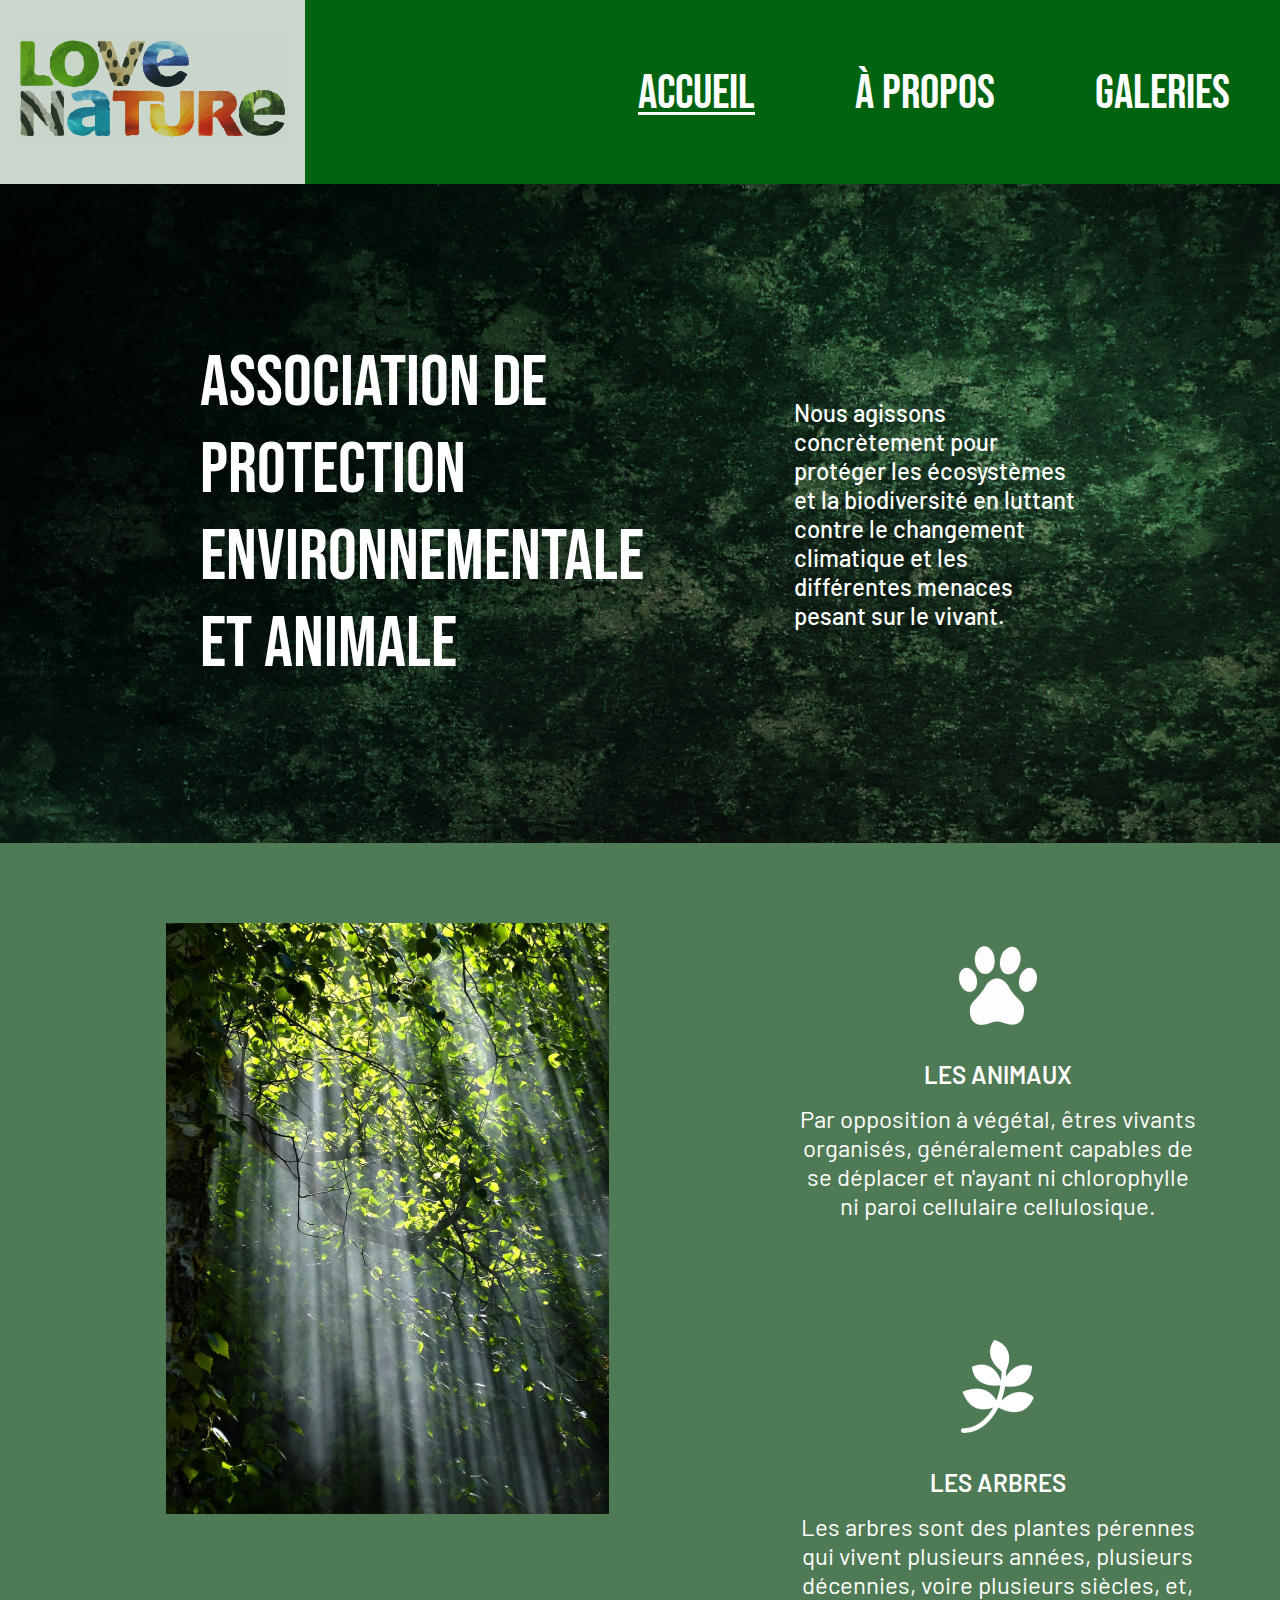
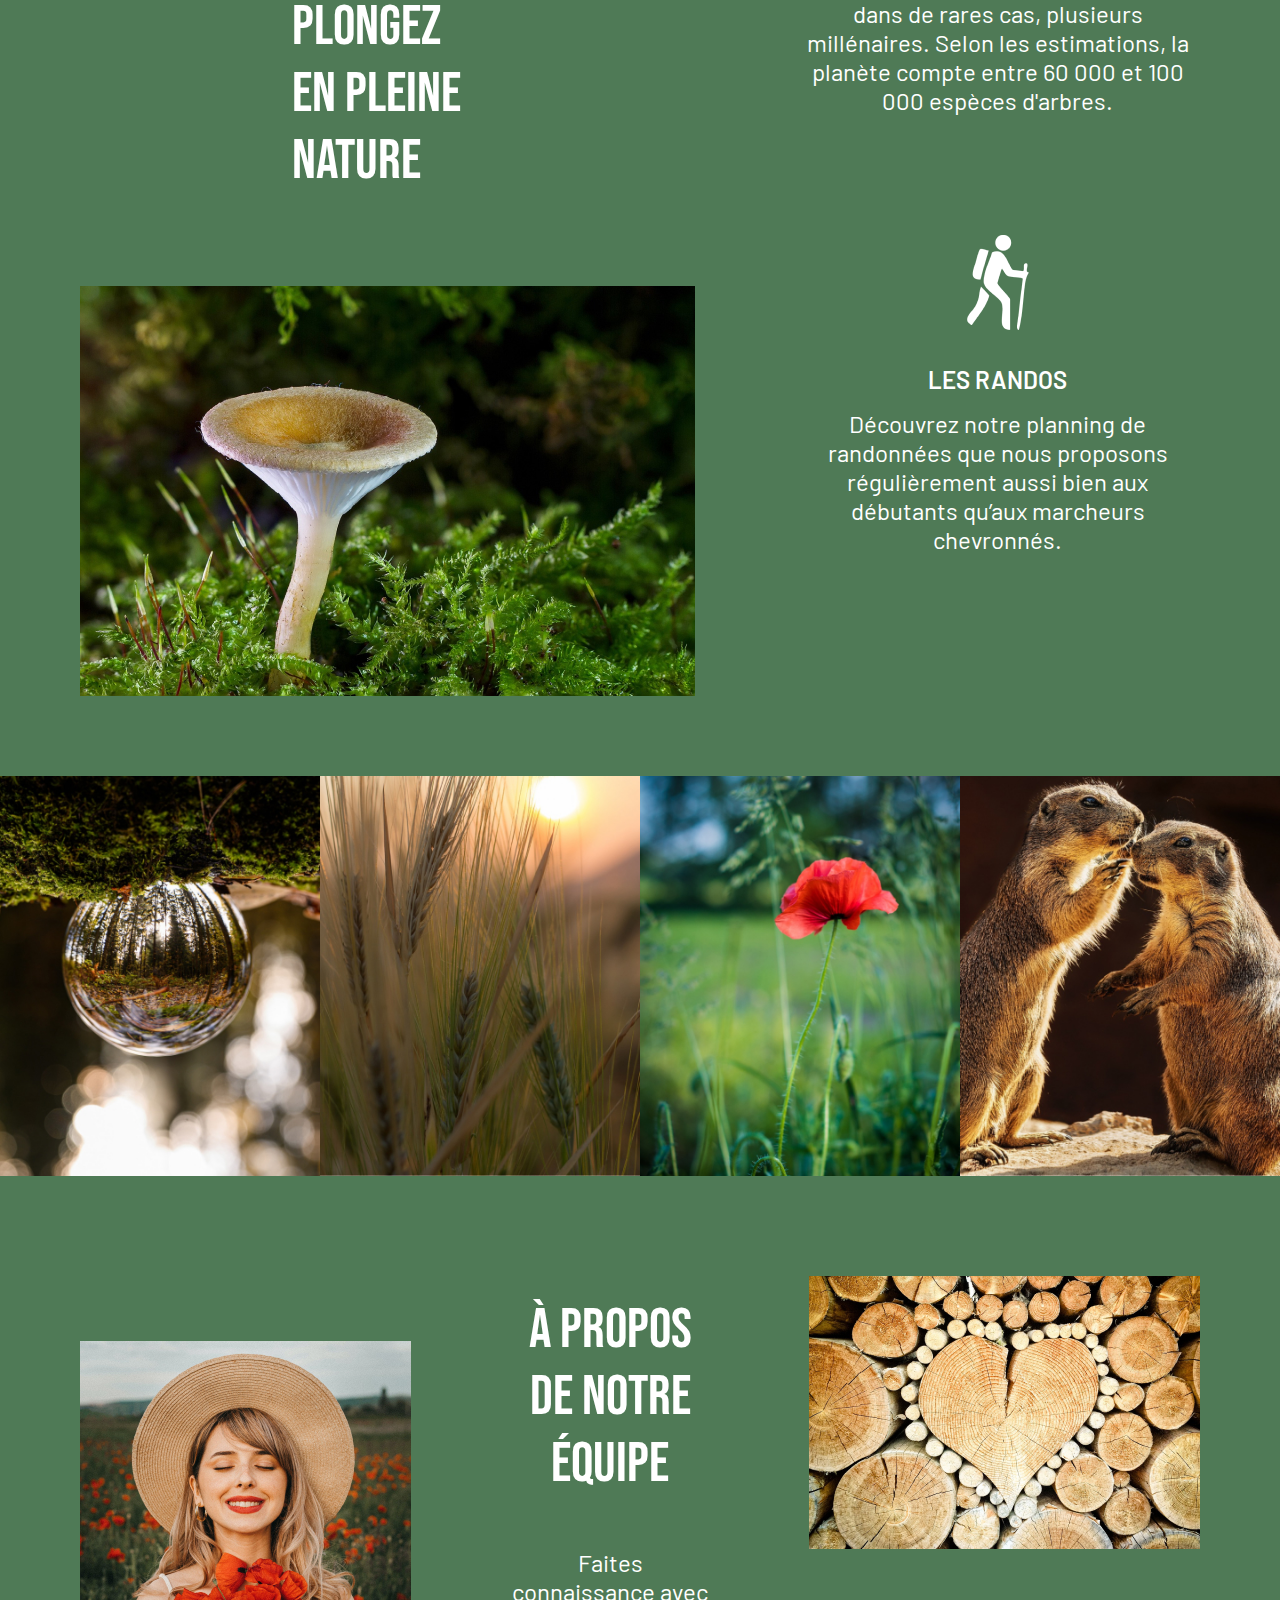
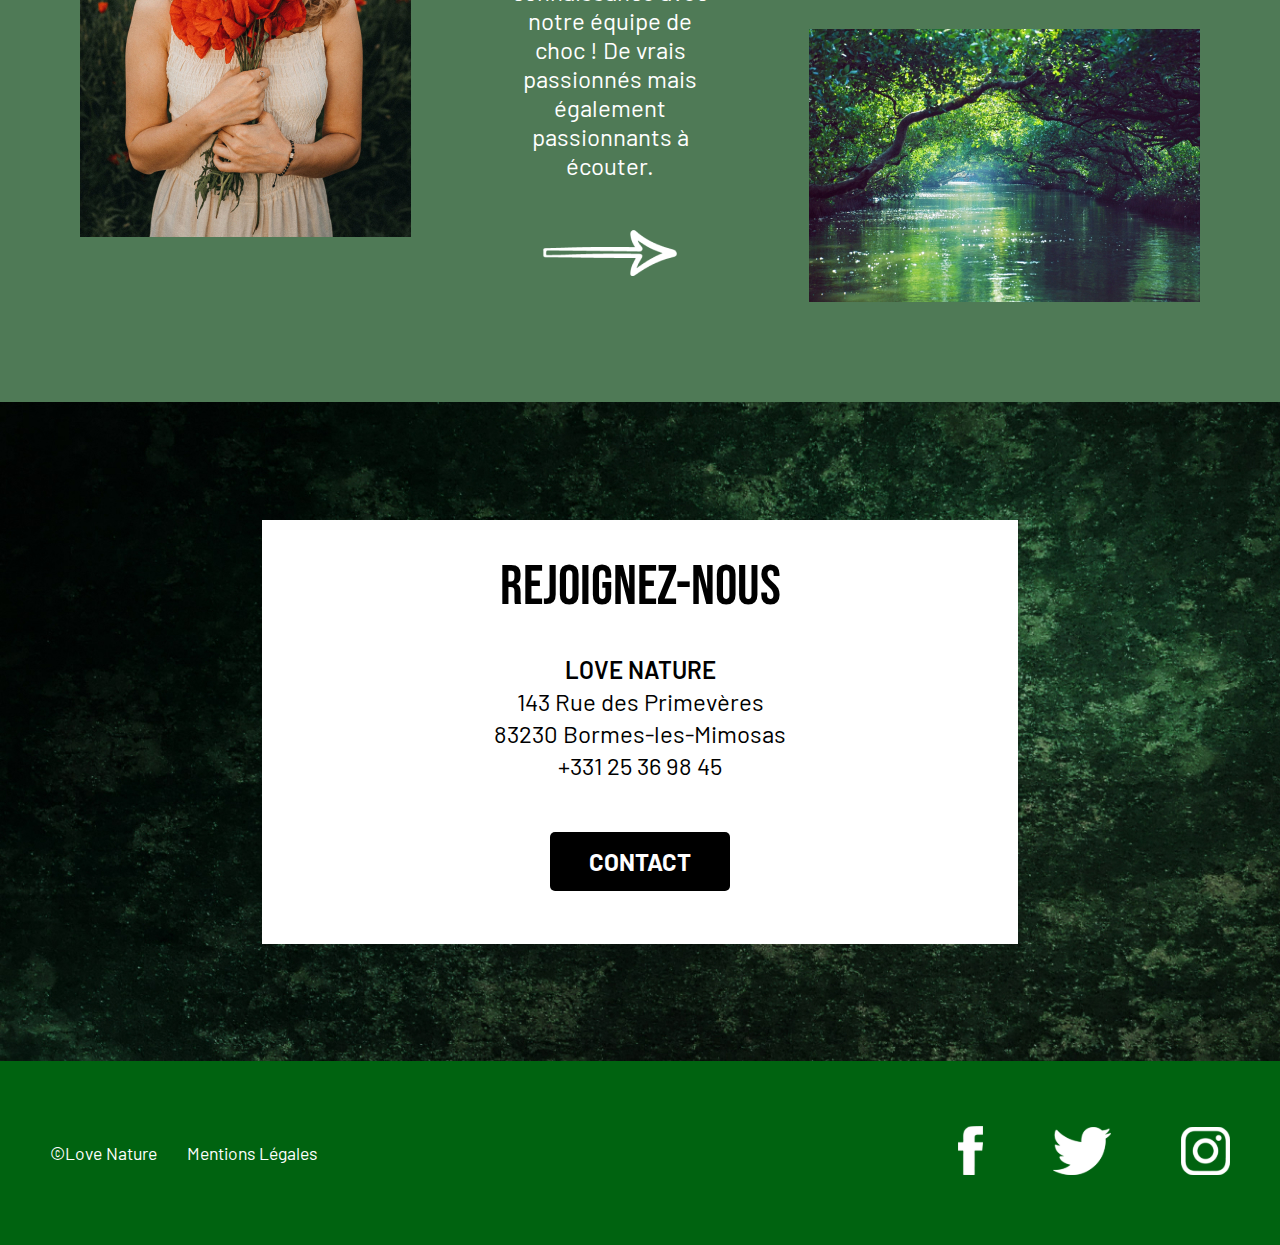
<file: index.html>
<!DOCTYPE html>
<html lang="fr">
  <head>
    <meta charset="UTF-8" />
    <meta name="viewport" content="width=device-width, initial-scale=1.0" />
    <link rel="stylesheet" href="sass/main.css" />
    <link
      rel="icon"
      type="image/svg+xml"
      href="photos/icons/Logo Love Nature.svg"
    />
    <title>Accueil - Love Nature</title>
  </head>
  <body>
    <div>
      <header>
        <nav>
        <div class="logo"><a href="index.html">
          <img
            src="photos/icons/Logo Love Nature.svg"
            alt="Logo Love Nature"
            title="Logo Love Nature"
        /></a></div>
        <div class="menu">
        <a href="index.html" class="menu__items menu__items--underline">Accueil</a>
        <a href="team.html" class="menu__items">À Propos</a>
        <a href="photos.html" class="menu__items">Galeries</a></div>
      </nav>
    </header>
    <main>
      <!--Section 1 - Présentation de l'Asso-->
        <section class="deco_1">
            <div class="bloc"><h1>ASSOCIATION DE PROTECTION ENVIRONNEMENTALE ET ANIMALE</h1>
            <p>Nous agissons concrètement pour protéger les écosystèmes et la biodiversité en luttant contre le changement climatique et les différentes menaces pesant sur le vivant.</p></div>
        </section>
      <!--Section 2-->  
      <section>
         <!--Comportement des 2 colonnes-->
        <div class="flex">
         <!--Déco colonne de gauche--> 
           <div class="hero">
              <img src="photos/accueil/Photo 1.jpg" alt="soleil à travers la forêt" class="one">
              <h2 class="titre">PLONGEZ EN PLEINE NATURE</h2>
              <img src="photos/accueil/Photo 2.jpg" alt="champignon" class="two">
           </div>
           <!--Différents thèmes abordés proposés par l'asso - colonne de droite-->
           <div class="hero__2">
              <a href="photos.html#ancre__3"><img
                 src="photos/icons/Logo patte.png"
                 alt="Logo patte - cliquez ici"
                 title="cliquez ici" class="espace"/></a>
              <h3 class="espace__2">LES ANIMAUX</h3>
              <p class="espace__3 contenu">Par opposition à végétal, êtres vivants organisés, généralement capables de se déplacer et n'ayant ni chlorophylle ni paroi cellulaire cellulosique.</p>
              
              <a href="photos.html#ancre__4"><img
                 src="photos/icons/Logo feuille.png"
                 alt="Logo feuille - cliquez ici"
                 title="cliquez ici" class="espace"/></a>
              <h3 class="espace__2">LES ARBRES</h3>
              <p class="espace__3 contenu">Les arbres sont des plantes pérennes qui vivent plusieurs années, plusieurs décennies, voire plusieurs siècles, et, dans de rares cas, plusieurs millénaires.
                 Selon les estimations, la planète compte entre 60 000 et 100 000 espèces d'arbres.
              </p>
             
              <div class="media">
               <div class="milieu"><a href="team.html#ancre__2">
               <img src="photos/icons/Logo Rando.png"
                 alt="Logo rando - cliquez ici"
                 title="cliquez ici" class="espace"/></a>
               </div>
              <h3 class="espace__2 contenu">LES RANDOS</h3>
              <p class="espace__3 contenu">Découvrez notre planning de randonnées que nous proposons régulièrement aussi bien aux débutants qu’aux marcheurs chevronnés.</p></div>
               </div>
            </div>
     </section>
     <!--Section 3 - Bandeau photos-->   
     <section class="box">
        <img src="photos/accueil/grid 1.jpg" alt="photo goutte" class="width">
        <img src="photos/accueil/grid 2.jpg" alt="photo épis de blé" class="width">
        <img src="photos/accueil/grid 3.jpg" alt="photo coquelicot" class="width">
        <img src="photos/accueil/grid 4.jpg" alt="photo marmottes" class="width">
     </section>
     <!--Section 4 - Lien vers page À Propos/Contact-->
     <section class="box2">
      <!--Photo de gauche-->
        <img src="photos/accueil/Photo 3.jpg" alt="jeune femme souriante et coquelicots" class="dim"/>
      <!--Partie centrale-->
        <div class="team">
           <h2>À propos de notre Équipe</h2>
           <p>Faites connaissance avec notre équipe de choc ! De vrais passionnés mais également passionnants à écouter.</p>
           <a href="team.html"><img src="photos/icons/Logo flèche.png" alt="Logo flèche" title="cliquez ici" class="heartbeat"/></a>
        </div>
      <!--Photos de droite-->
        <div class="team2">
           <img src="photos/accueil/Photo 4.jpg" alt="Bois en forme de coeur">
           <img src="photos/accueil/Photo 5.jpg" alt="rivière sous les arbres">
        </div>
     </section>
     <!--Section 5 - Contacts-->
     <!--Fond décoratif-->
     <section class="deco_bis">
      <!--Fond blanc superposé-->
        <div class="white">
         <!--Texte Contacts-->
           <h2 class="black">REJOIGNEZ-NOUS</h2>
           <h3 class="black top">LOVE NATURE</h3>
           <p class="black">143 Rue des Primevères</p>
           <p class="black">83230 Bormes-les-Mimosas</p>
           <p class="black bottom">+331 25 36 98 45</p>
           <a href="team.html#ancre" class="btn cta">CONTACT</a>
        </div>
     </section>
     </main>
     <footer>
        <div class="footer">
           <a href="index.html" class="footer__mots">©Love Nature</a>
           <a href="mentions.html" class="footer__mots">Mentions Légales</a>
        </div>
        <div class="footer__logos">
           <a href="https://fr-fr.facebook.com/" target="_blank" class="logos"><img src="photos/icons/Facebook.svg" alt="logo facebook"></a>
           <a href="https://twitter.com/" target="_blank" class="logos"><img src="photos/icons/Twitter.svg" alt="logo twitter"></a>
           <a href="https://www.instagram.com/" target="_blank" class="logos"><img src="photos/icons/Instagram.svg" alt="logo instagram"></a>
        </div>
     </footer>
     </body>
     </html>
</file>
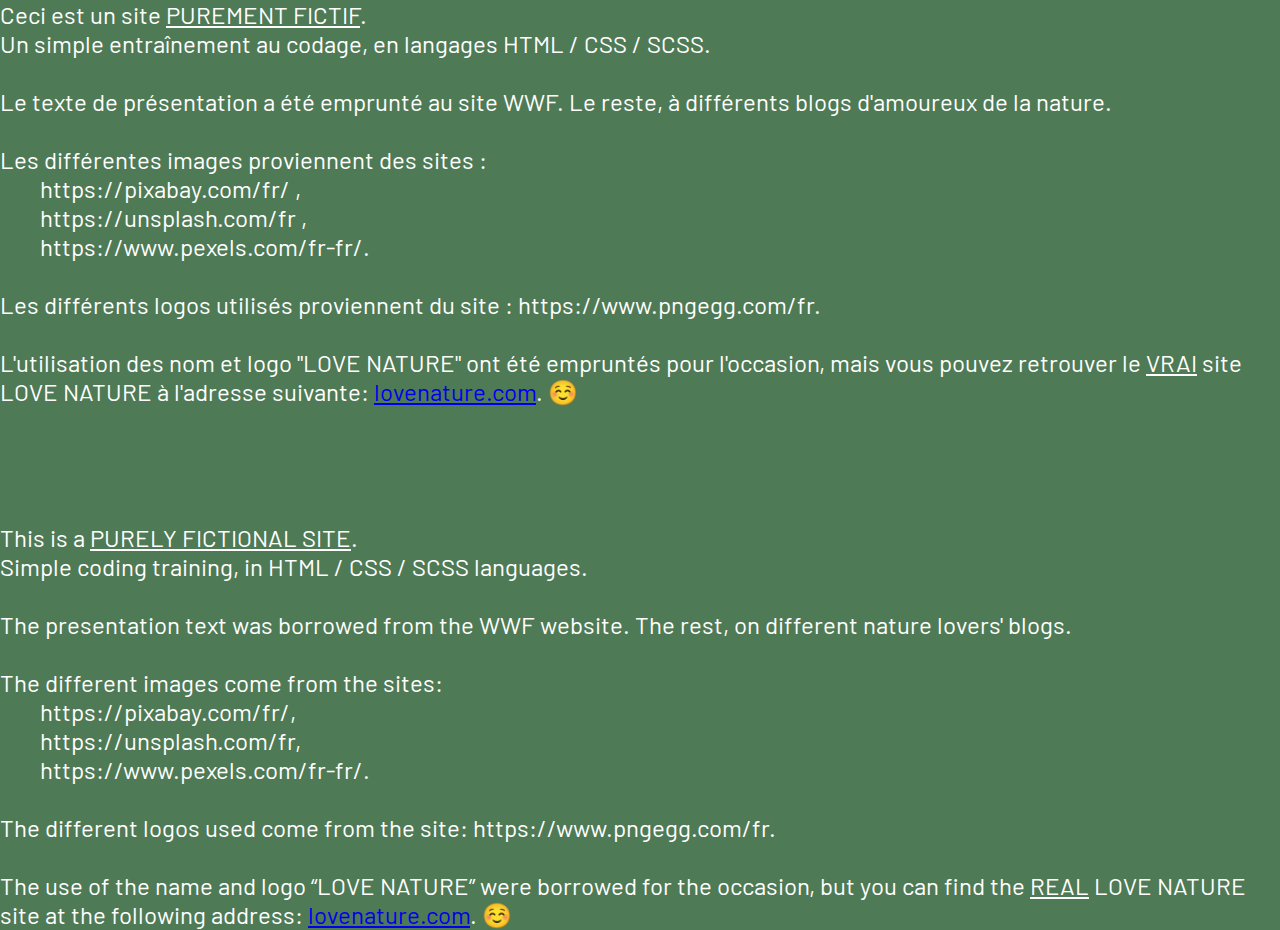
<file: mentions.html>
<!DOCTYPE html>
<html lang="fr">
  <head>
    <meta charset="UTF-8" />
    <meta name="viewport" content="width=device-width, initial-scale=1.0" />
    <link rel="stylesheet" href="sass/main.css" />
    <link
      rel="icon"
      type="image/svg+xml"
      href="photos/icons/Logo Love Nature.svg"
    />
    <title>Mentions Légales</title>
  </head>
  <body>
    <p>Ceci est un site <span>PUREMENT FICTIF</span>.</p>
    <p>Un simple entraînement au codage, en langages HTML / CSS / SCSS.</p>
    <br />
    <p>
      Le texte de présentation a été emprunté au site WWF. Le reste, à
      différents blogs d'amoureux de la nature.
    </p>
    <br />
    <p>
      Les différentes images proviennent des sites :
        <ul>
          https://pixabay.com/fr/ ,
        </ul>
        <ul>
          https://unsplash.com/fr ,
        </ul>
        <ul>
          https://www.pexels.com/fr-fr/.
        </ul>
    </p>
    <br />
    <p>
      Les différents logos utilisés proviennent du site :
      https://www.pngegg.com/fr.
    </p>
    <br />
    <p>
      L'utilisation des nom et logo "LOVE NATURE" ont été empruntés pour
      l'occasion, mais vous pouvez retrouver le <span>VRAI</span> site LOVE
      NATURE à l'adresse suivante:
      <a href="https://lovenature.com/" target="_blank">lovenature.com</a>. ☺️
    </p>
    <br>
    <br>
    <br>
    <br>
    <p>This is a <span>PURELY FICTIONAL SITE</span>.</p>

    <p>Simple coding training, in HTML / CSS / SCSS languages.</p><br>


    <p>The presentation text was borrowed from the WWF website. The rest, on different nature lovers' blogs.</p><br>


<p>The different images come from the sites:

<ul>https://pixabay.com/fr/,</ul>
<ul>https://unsplash.com/fr,</ul>
<ul>https://www.pexels.com/fr-fr/.</ul></p><br>

<p>The different logos used come from the site: https://www.pngegg.com/fr.</p><br>


<p>The use of the name and logo “LOVE NATURE” were borrowed for the occasion, but you can find the <span>REAL</span> LOVE NATURE site at the following address: <a href="https://lovenature.com/" target="_blank">lovenature.com</a>. ☺️</p>
  </body>
</html>
</file>
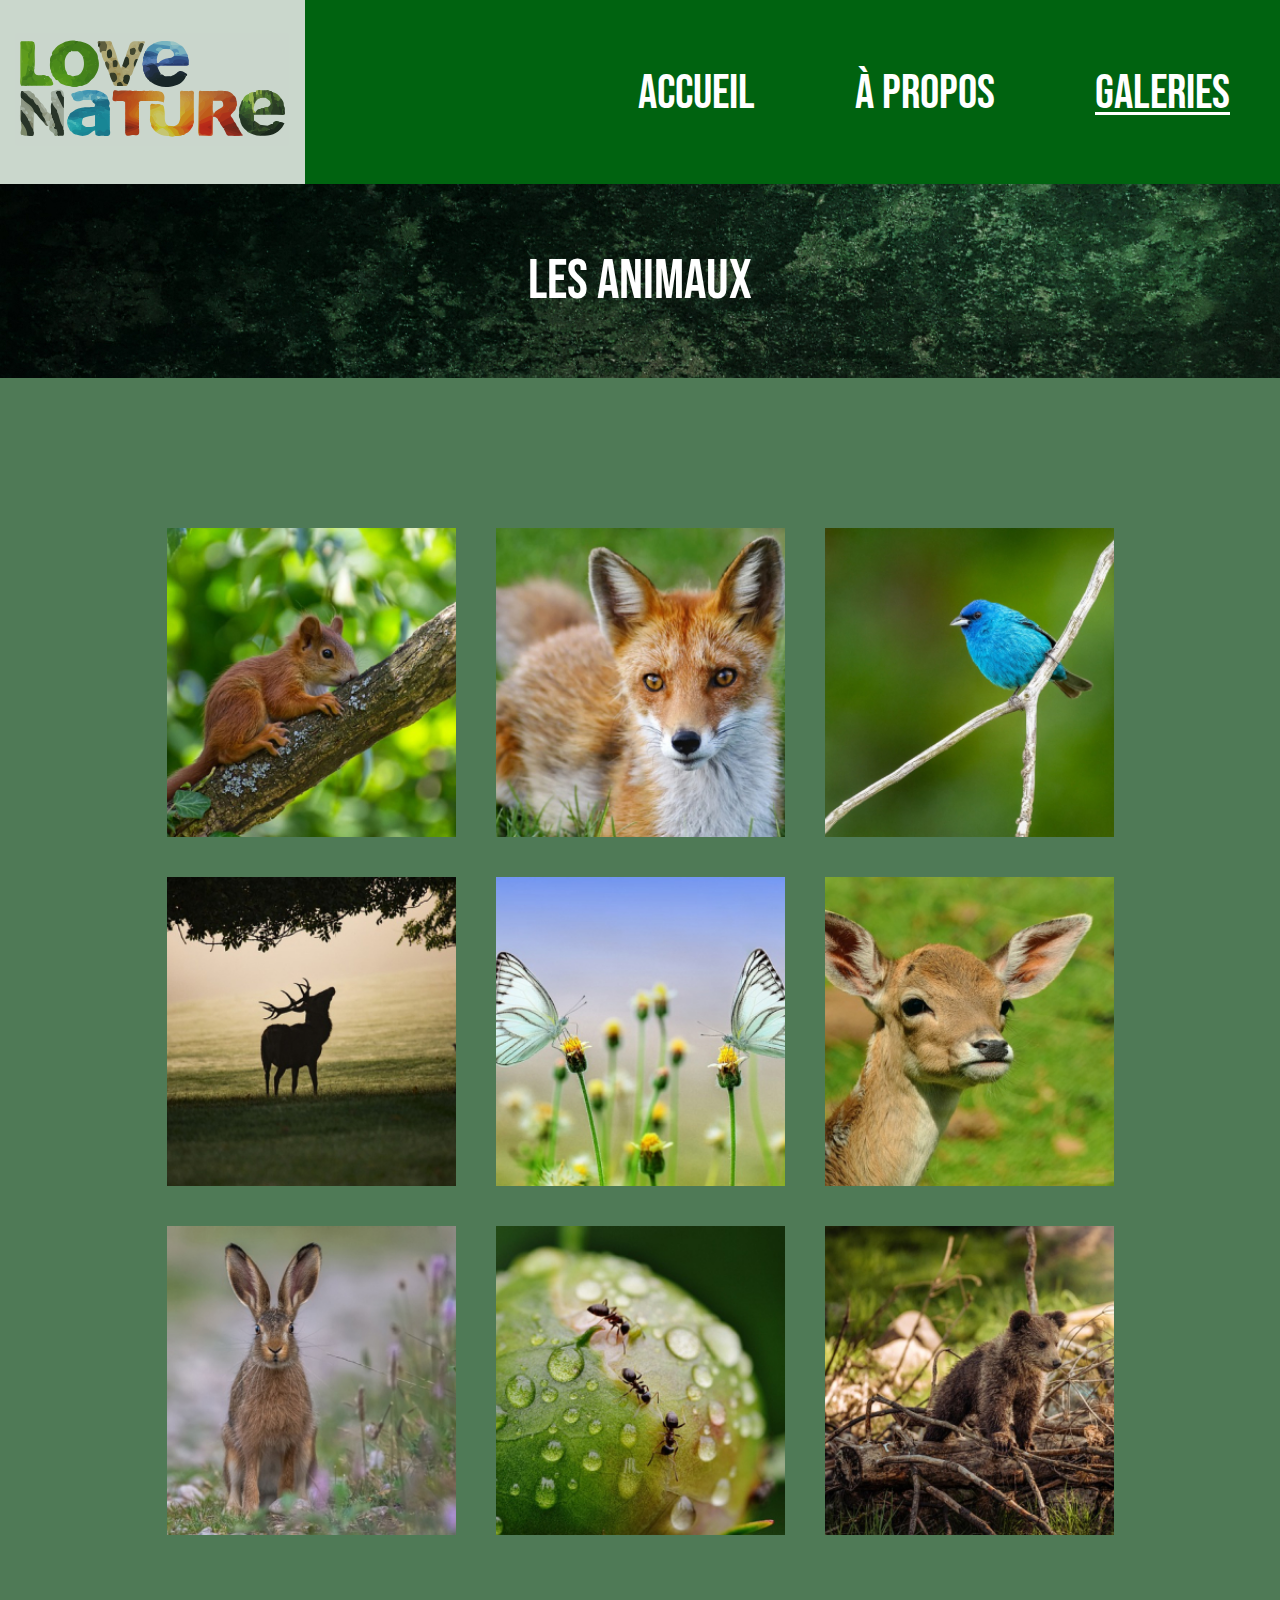
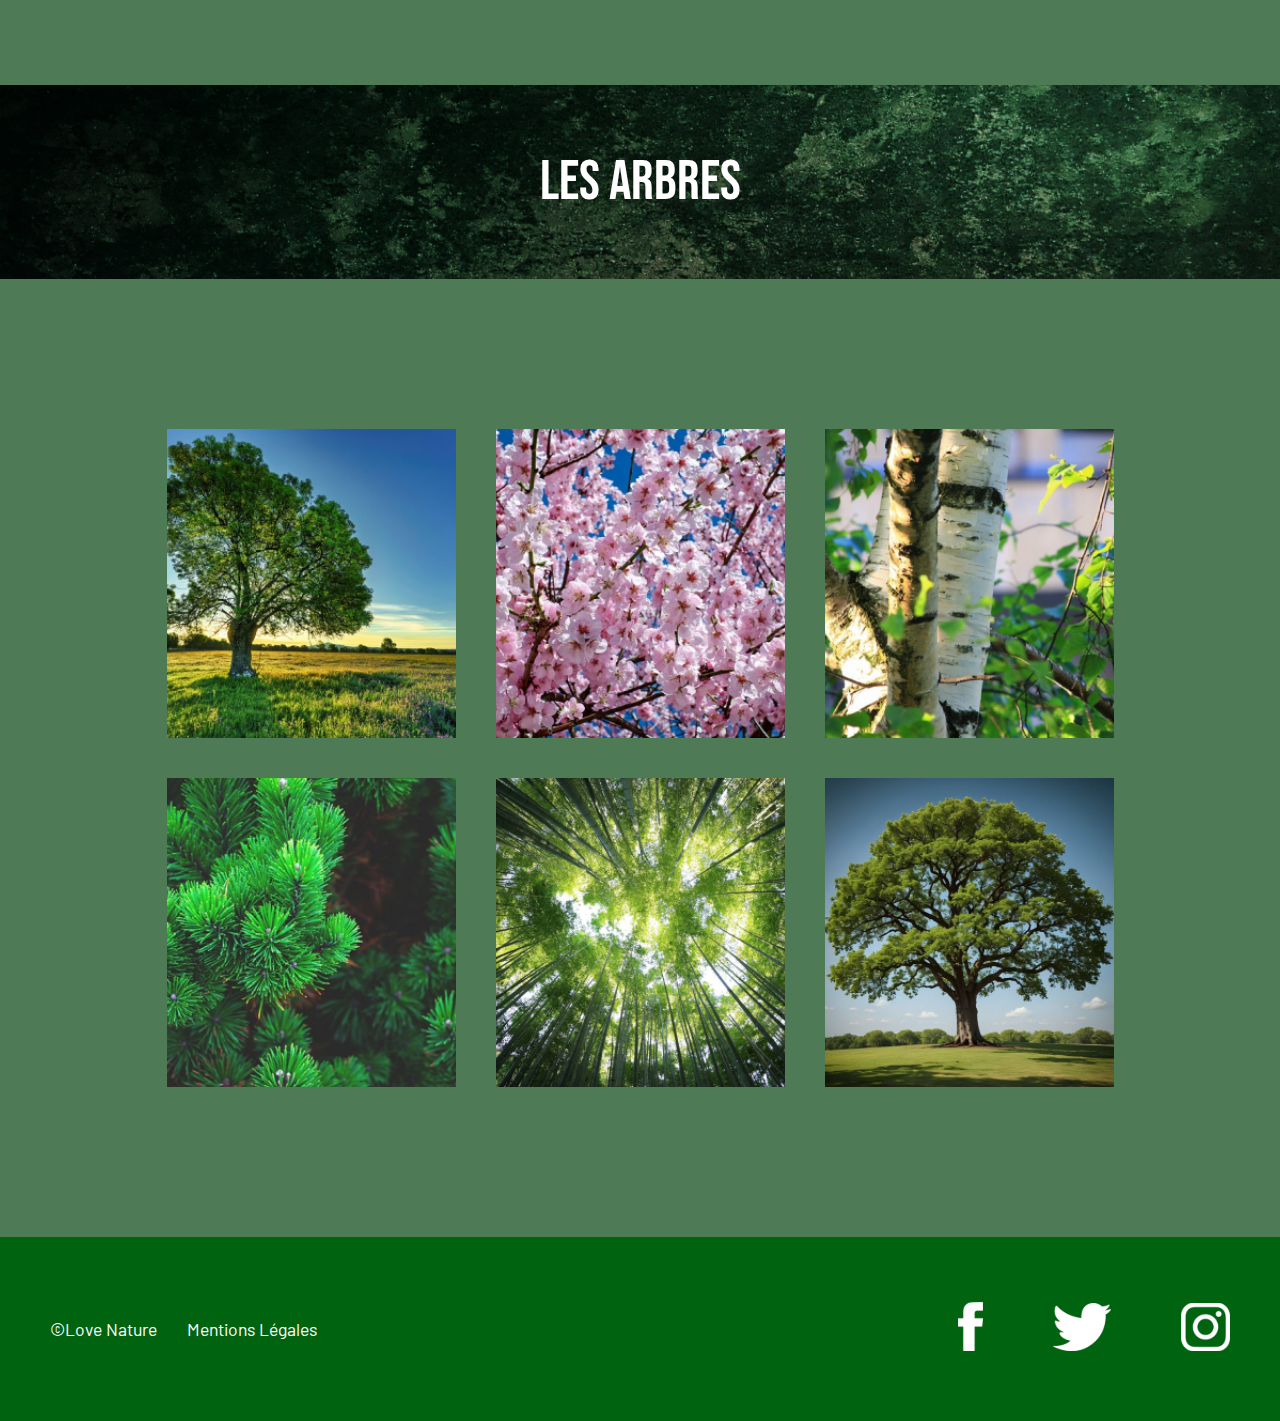
<file: photos.html>
<!DOCTYPE html>
<html lang="fr">
  <head>
    <meta charset="UTF-8" />
    <meta name="viewport" content="width=device-width, initial-scale=1.0" />
    <link rel="stylesheet" href="sass/main.css" />
    <link
      rel="icon"
      type="image/svg+xml"
      href="photos/icons/Logo Love Nature.svg"
    />
    <title>Galeries - Love Nature</title>
  </head>
  <body>
    <div>
      <header>
        <nav>
        <div class="logo"><a href="index.html">
          <img
            src="photos/icons/Logo Love Nature.svg"
            alt="Logo Love Nature"
            title="Logo Love Nature"
        /></a></div>
        <div class="menu">
        <a href="index.html" class="menu__items">Accueil</a>
        <a href="team.html" class="menu__items">À Propos</a>
        <a href="photos.html" class="menu__items menu__items--underline">Galeries</a></div>
      </nav>
    </header>
      <main>
         <!--Galerie 1-->
        <section class="deco_3" id="ancre__3">
           <h2>LES ANIMAUX</h2>
        </section>
        <section class="grid-animaux">
           <a href="photos/galeries/écureuil.jpg" class="container">
              <img src="photos/galeries/Photo 1.jpg" alt="écureuil">
              <div class="photo-hover">Voir la photo</div>
           </a>
           <a href="photos/galeries/renard.jpg" class="container">
              <img src="photos/galeries/Photo 2.jpg" alt="renard">
              <div class="photo-hover">Voir la photo</div>
           </a>
           <a href="photos/galeries/oiseau.jpg" class="container">
              <img src="photos/galeries/Photo 3.jpg" alt="oiseau">
              <div class="photo-hover">Voir la photo</div>
           </a>
           <a href="photos/galeries/cerf.jpg" class="container">
              <img src="photos/galeries/Photo 4.jpg" alt="cerf">
              <div class="photo-hover">Voir la photo</div>
           </a>
           <a href="photos/galeries/papillons.jpg" class="container">
              <img src="photos/galeries/Photo 5.jpg" alt="papillons">
              <div class="photo-hover">Voir la photo</div>
           </a>
           <a href="photos/galeries/biche.jpg" class="container">
              <img src="photos/galeries/Photo 6.jpg" alt="biche">
              <div class="photo-hover">Voir la photo</div>
           </a>
           <a href="photos/galeries/lapin.jpg" class="container">
              <img src="photos/galeries/Photo 7.jpg" alt="lapin">
              <div class="photo-hover">Voir la photo</div>
           </a>
           <a href="photos/galeries/fourmis.jpg" class="container">
              <img src="photos/galeries/Photo 8.jpg" alt="fourmis">
              <div class="photo-hover">Voir la photo</div>
           </a>
           <a href="photos/galeries/ourson.jpg" class="container">
              <img src="photos/galeries/Photo 9.jpg" alt="ourson">
              <div class="photo-hover">Voir la photo</div>
           </a>
        </section>
        <!--Galerie 2-->
        <section class="deco_3" id="ancre__4">
           <h2>LES ARBRES</h2>
        </section>
        <section class="grid-arbres">
           <a href="photos/galeries/frêne.jpg" class="container">
              <img src="photos/galeries/Photo 10.jpg" alt="frêne">
              <div class="photo-hover">Voir la photo</div>
           </a>
           <a href="photos/galeries/cerisier.jpg" class="container">
              <img src="photos/galeries/Photo 11.jpg" alt="cerisier">
              <div class="photo-hover">Voir la photo</div>
           </a>
           <a href="photos/galeries/bouleau.jpg" class="container">
              <img src="photos/galeries/Photo 12.jpg" alt="bouleau">
              <div class="photo-hover">Voir la photo</div>
           </a>
           <a href="photos/galeries/pin.jpg" class="container">
              <img src="photos/galeries/Photo 13.jpg" alt="pin">
              <div class="photo-hover">Voir la photo</div>
           </a>
           <a href="photos/galeries/bambous.jpg" class="container">
              <img src="photos/galeries/Photo 14.jpg" alt="bambous">
              <div class="photo-hover">Voir la photo</div>
           </a>
           <a href="photos/galeries/chêne.jpg" class="container">
              <img src="photos/galeries/Photo 15.jpg" alt="chêne">
              <div class="photo-hover">Voir la photo</div>
           </a>
        </section>
     </main>
     <footer>
      <div class="footer">
         <a href="index.html" class="footer__mots">©Love Nature</a>
         <a href="mentions.html" class="footer__mots">Mentions Légales</a>
      </div>
      <div class="footer__logos">
         <a href="https://fr-fr.facebook.com/" target="_blank" class="logos"><img src="photos/icons/Facebook.svg" alt="logo facebook"></a>
         <a href="https://twitter.com/" target="_blank" class="logos"><img src="photos/icons/Twitter.svg" alt="logo twitter"></a>
         <a href="https://www.instagram.com/" target="_blank" class="logos"><img src="photos/icons/Instagram.svg" alt="logo instagram"></a>
      </div>
   </footer>
   </body>
   </html>
</file>
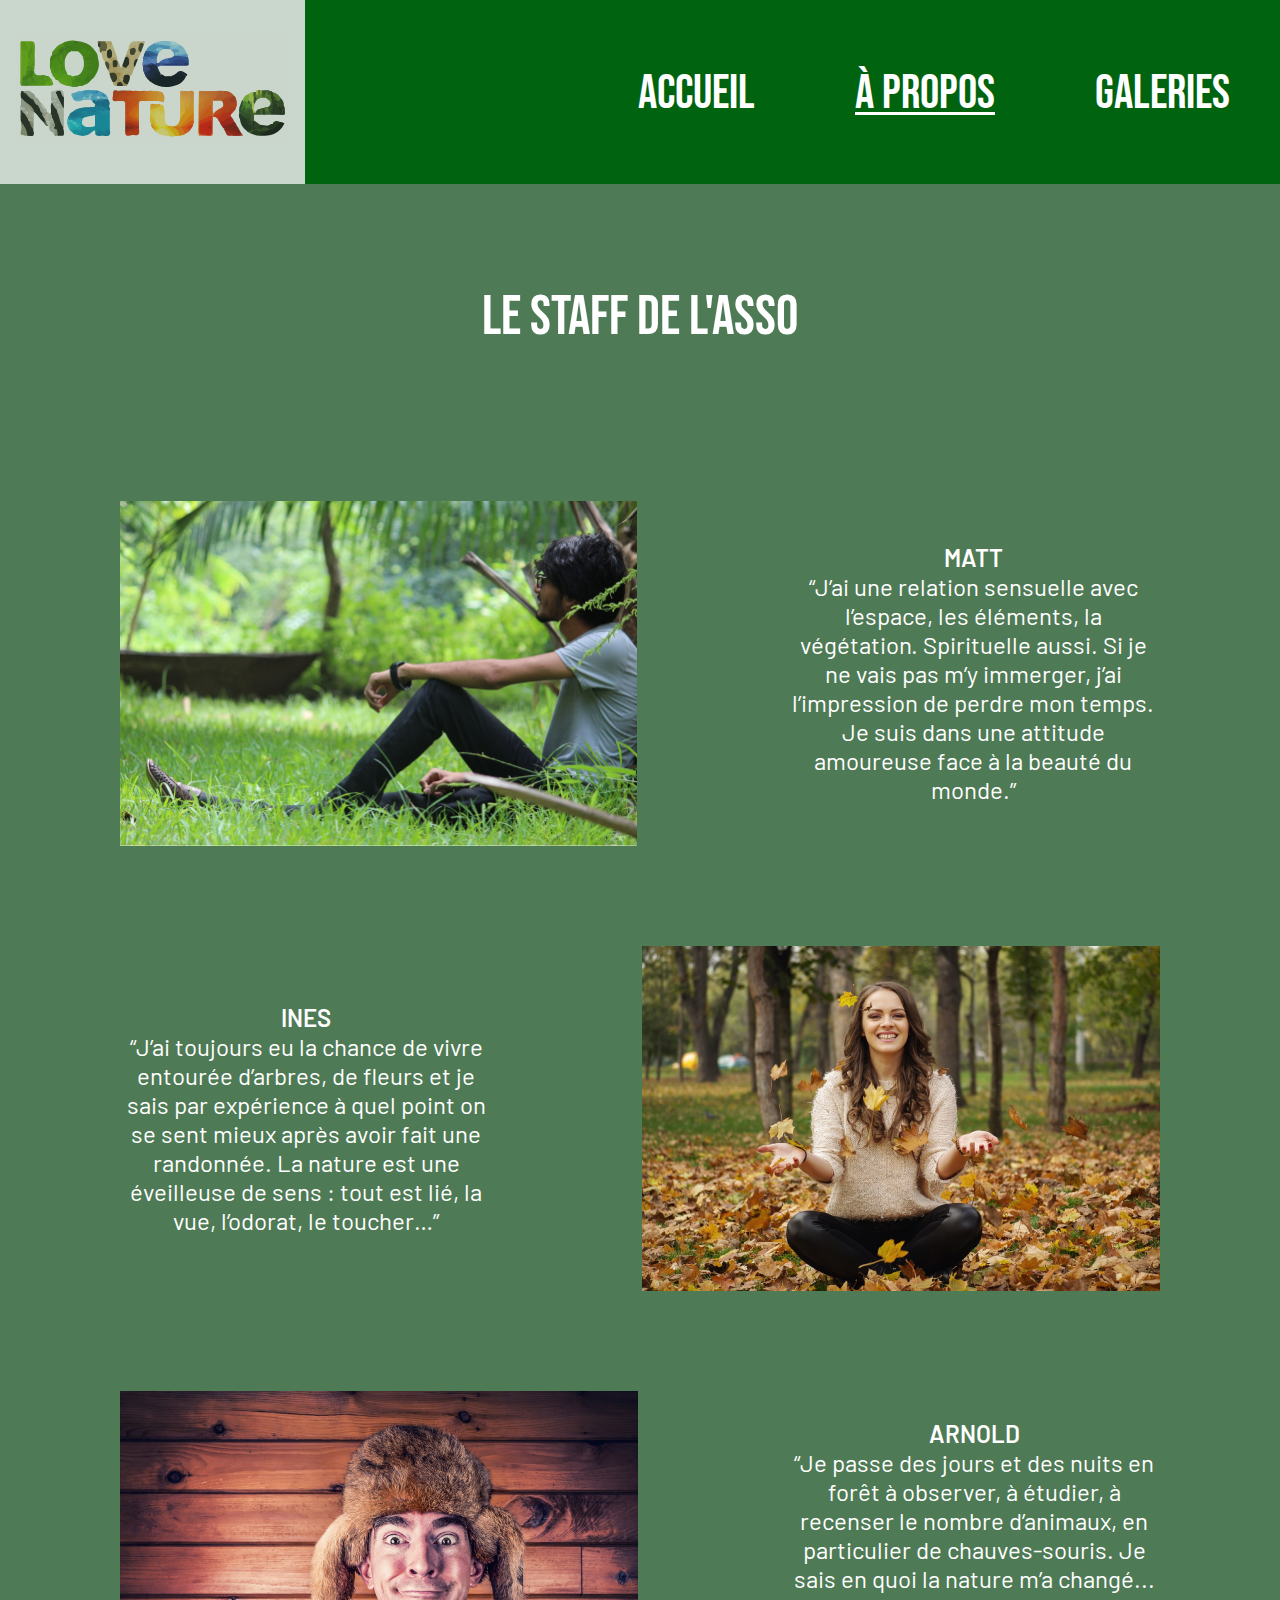
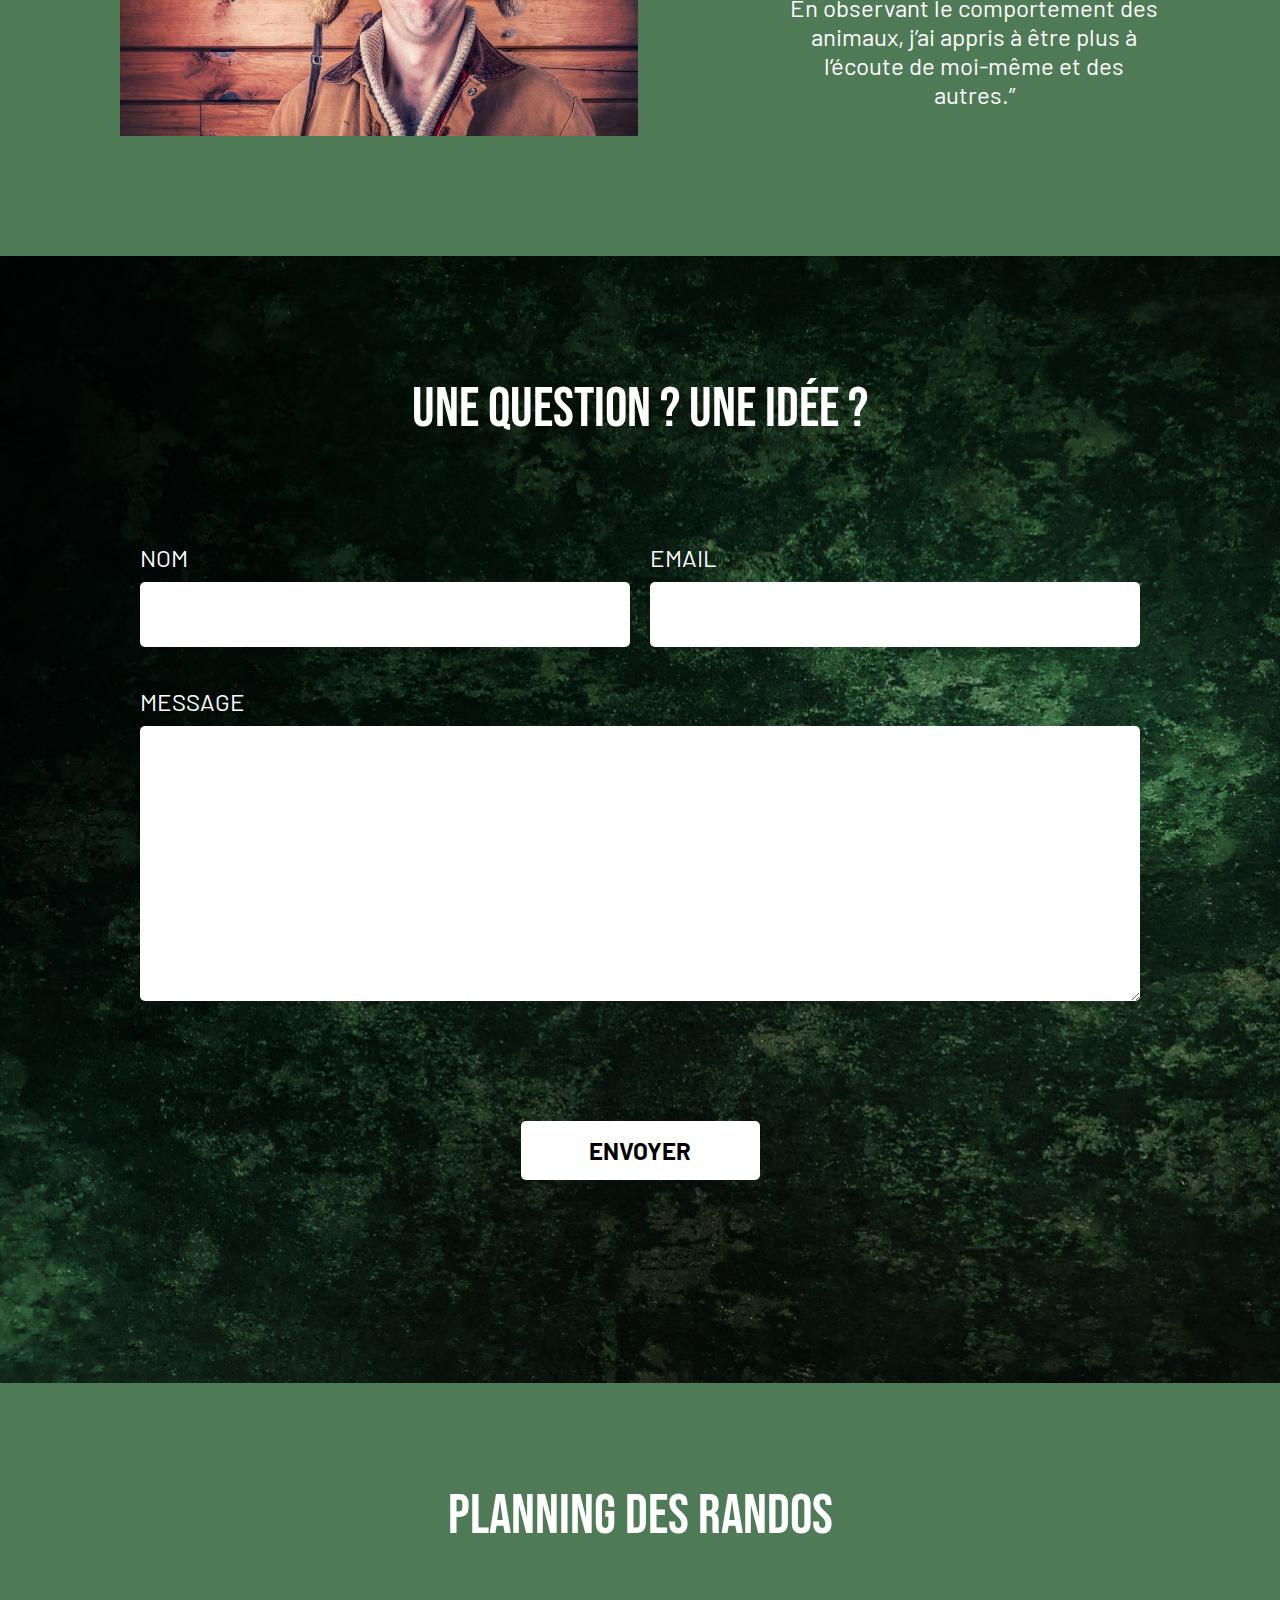
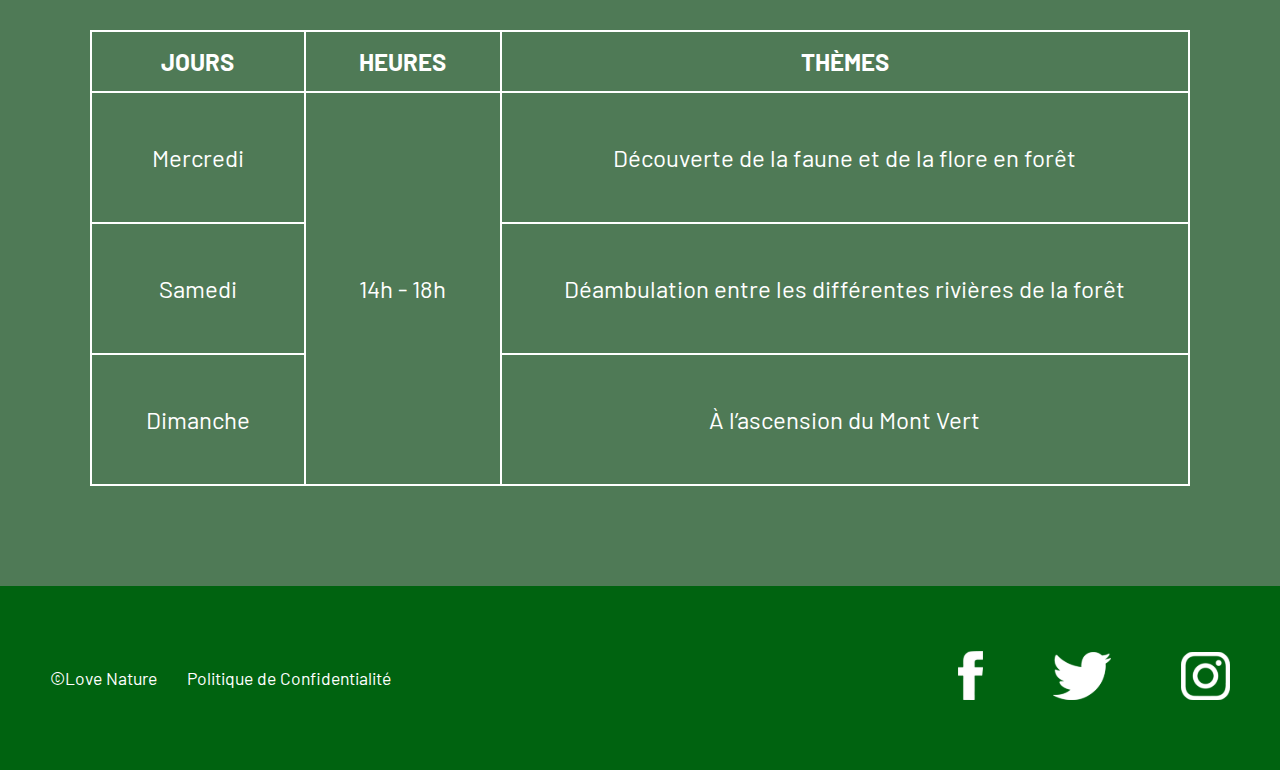
<file: staff.html>
<!DOCTYPE html>
<html lang="fr">
  <head>
    <meta charset="UTF-8" />
    <meta name="viewport" content="width=device-width, initial-scale=1.0" />
    <link rel="stylesheet" href="sass/main.css" />
    <link
      rel="icon"
      type="image/svg+xml"
      href="photos/icons/Logo Love Nature.svg"
    />
    <title>À propos - Love Nature</title>
  </head>
  <body>
    <div>
      <header>
        <nav>
        <div class="logo"><a href="index.html">
          <img
            src="photos/icons/Logo Love Nature.svg"
            alt="Logo Love Nature"
            title="Logo Love Nature"
        /></a></div>
        <div class="menu">
        <a href="index.html" class="menu__items">Accueil</a>
        <a href="staff.html" class="menu__items menu__items--underline">À Propos</a>
        <a href="photos.html" class="menu__items">Galeries</a></div>
      </nav>
    </header>
      <!--Section 1 - Présentation staff-->
      <main>
        <h2 class="bas">LE STAFF DE L'ASSO</h2>
        <section class="marge">
         <div class="direction">
            <img src="photos/à propos/staff 1.jpg" alt="staff MATT" class="format">
            <div class="interieur">
               <h3>MATT</h3>
               <p>“J’ai une relation sensuelle avec l’espace, les éléments, la végétation. Spirituelle aussi. Si je ne vais pas m’y immerger, j’ai l’impression de perdre mon temps. Je suis dans une attitude amoureuse face à la beauté du monde.”</p>
            </div>
         </div>
         <div class="direction order__1">
            <div class="interieur order__2">
               <h3>INES</h3>
               <p>“J’ai toujours eu la chance de vivre entourée d’arbres, de fleurs et je sais par expérience à quel point on se sent mieux après avoir fait une randonnée. La nature est une éveilleuse de sens : tout est lié, la vue, l’odorat, le toucher…”</p>
            </div>
            <img src="photos/à propos/staff 2.jpg" alt="staff INES" class="format">
         </div>
         <div class="direction">
            <img src="photos/à propos/staff 3.jpg" alt="staff ARNOLD" class="format">
            <div class="interieur">
               <h3>ARNOLD</h3>
               <p>“Je passe des jours et des nuits en forêt à observer, à étudier, à recenser le nombre d’animaux, en particulier de chauves-souris. Je sais en quoi la nature m’a changé... En observant le comportement des animaux, j’ai appris à être plus à l’écoute de moi-même et des autres.”</p>
            </div>
         </div>
      </section>
        <!--Section 2 - Formulaire de contact -->
        <section id="ancre" class="deco_2 section-contact">
           <h2>UNE QUESTION ? UNE IDÉE ?</h2>
           <form action="" method=""post">
              <div>
              <div class="formulaire">
                 <div class="form-column"><label for="nom">NOM</label>
                    <input type="text" name="nom" id="nom">
                 </div>
                 <div class="form-column"><label for="email">EMAIL</label>
                    <input type="text" name="email" id="email">
                 </div>
              </div>
              <div class="form-column">   
                 <label for="message">MESSAGE</label>
                 <textarea name="message" id="message" rows="15"></textarea>
              </div>
              <input type="submit" value="ENVOYER" class="btn cta__bis" />  
           </form>
        </section>
        <!--Section 3 - Tableau planning randos -->
        <section>
          <h2 class="middle" id="ancre__2">PLANNING DES RANDOS</h2>
          <table>
             <tr>
                <th>JOURS</th>
                <th>HEURES</th>
                <th>THÈMES</th>
             </tr>
             <tr>
                <td>Mercredi</td>
                <td rowspan="3">14h - 18h</td>
                <td>Découverte de la faune et de la flore en forêt</td>
             </tr>
             <tr>
                <td>Samedi</td>
                <td>Déambulation entre les différentes rivières de la forêt</td>
             </tr>
             <tr>
                <td>Dimanche</td>
                <td>À l’ascension du Mont Vert</td>
             </tr>
          </table>
       </section>
       </main>
       <footer>
         <div class="footer">
            <a href="index.html" class="footer__mots">©Love Nature</a>
            <a href="index.html" class="footer__mots">Politique de Confidentialité</a>
         </div>
         <div class="footer__logos">
            <a href="https://fr-fr.facebook.com/" target="_blank" class="logos"><img src="photos/icons/Facebook.svg" alt="logo facebook"></a>
            <a href="https://twitter.com/" target="_blank" class="logos"><img src="photos/icons/Twitter.svg" alt="logo twitter"></a>
            <a href="https://www.instagram.com/" target="_blank" class="logos"><img src="photos/icons/Instagram.svg" alt="logo instagram"></a>
         </div>
      </footer>
      </body>
      </html>
</file>
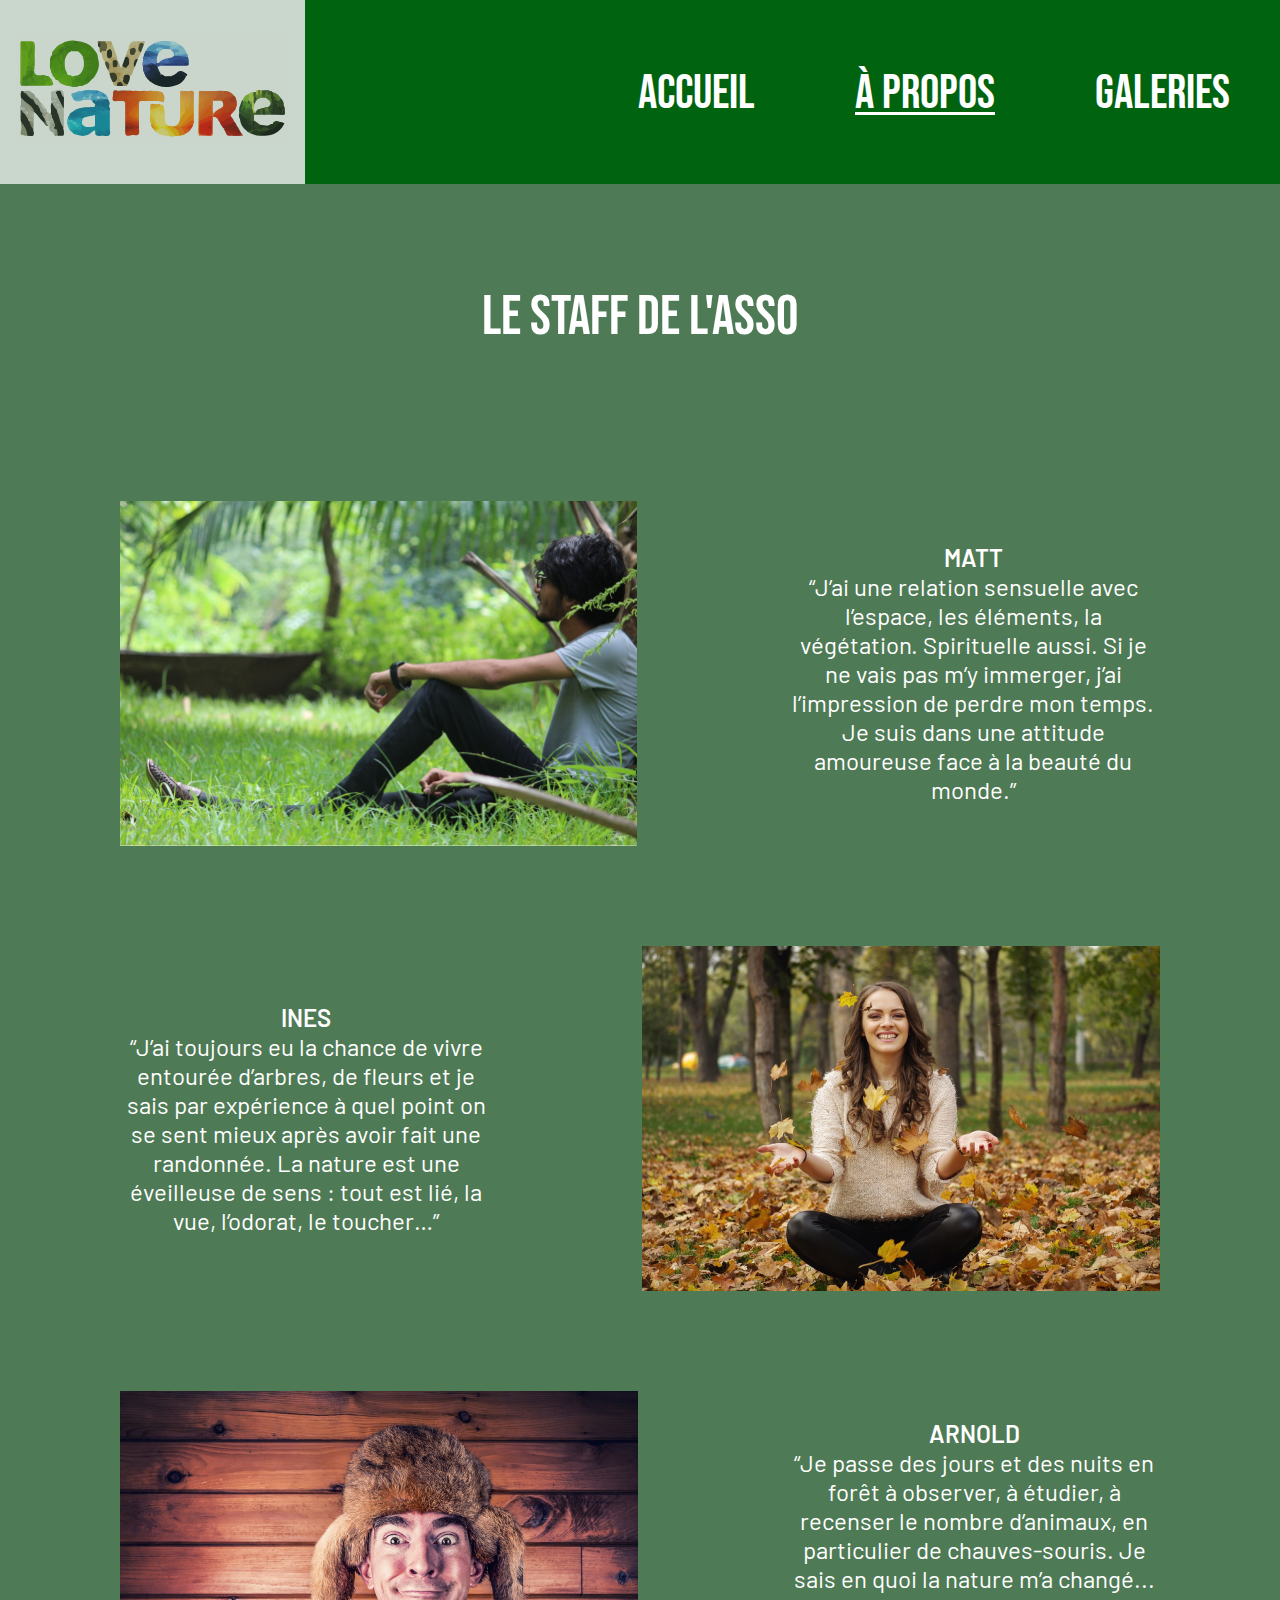
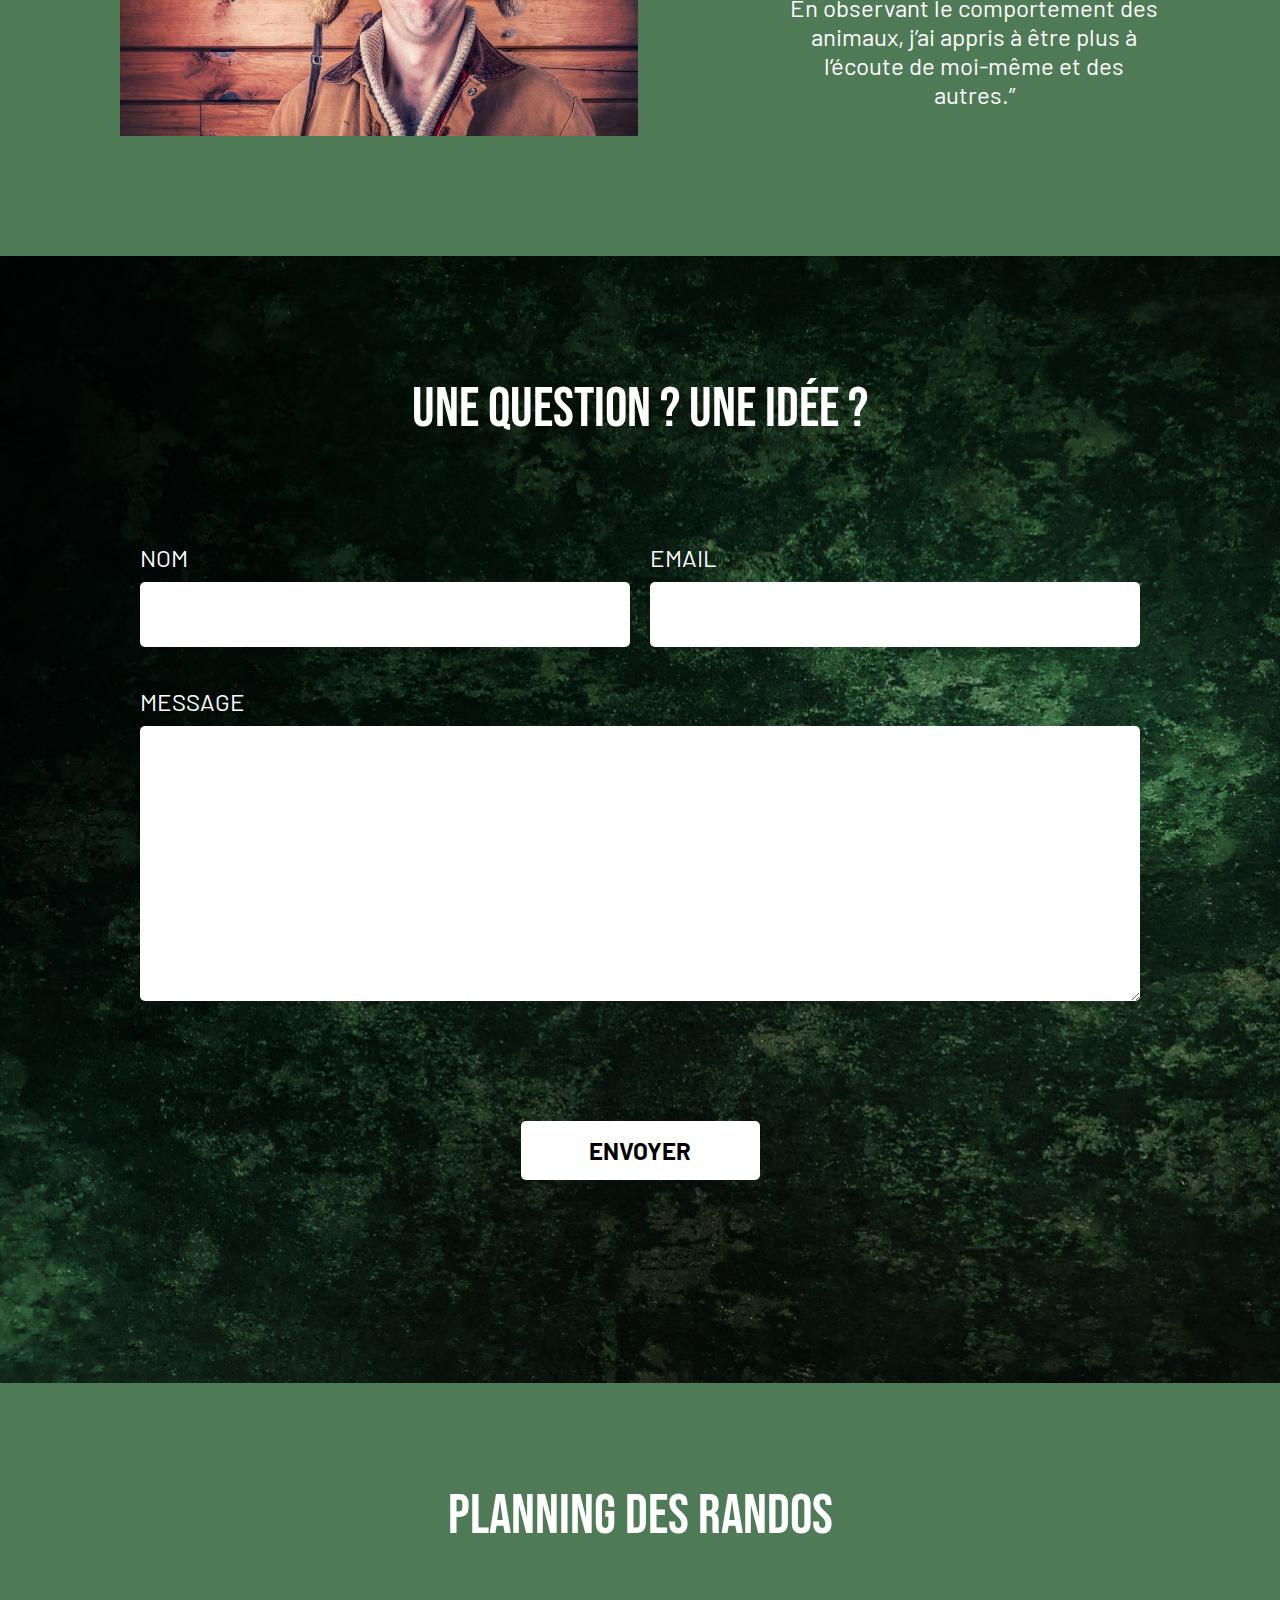
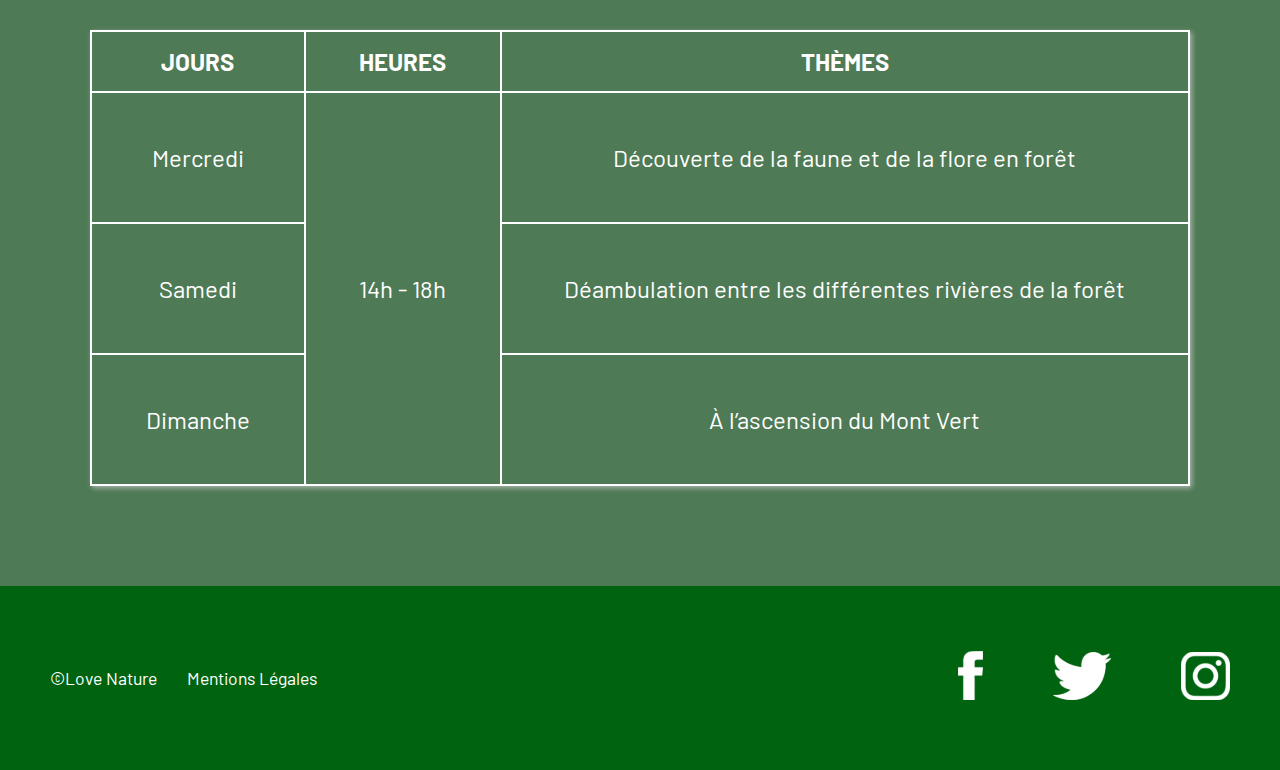
<file: team.html>
<!DOCTYPE html>
<html lang="fr">
  <head>
    <meta charset="UTF-8" />
    <meta name="viewport" content="width=device-width, initial-scale=1.0" />
    <link rel="stylesheet" href="sass/main.css" />
    <link
      rel="icon"
      type="image/svg+xml"
      href="photos/icons/Logo Love Nature.svg"
    />
    <title>À propos - Love Nature</title>
  </head>
  <body>
    <div>
      <header>
        <nav>
        <div class="logo"><a href="index.html">
          <img
            src="photos/icons/Logo Love Nature.svg"
            alt="Logo Love Nature"
            title="Logo Love Nature"
        /></a></div>
        <div class="menu">
        <a href="index.html" class="menu__items">Accueil</a>
        <a href="team.html" class="menu__items menu__items--underline">À Propos</a>
        <a href="photos.html" class="menu__items">Galeries</a></div>
      </nav>
    </header>
      <!--Section 1 - Présentation staff-->
      <main>
        <h2 class="bas">LE STAFF DE L'ASSO</h2>
        <section class="marge">
         <div class="direction">
            <img src="photos/à propos/staff 1.jpg" alt="staff MATT" class="format">
            <div class="interieur">
               <h3>MATT</h3>
               <p>“J’ai une relation sensuelle avec l’espace, les éléments, la végétation. Spirituelle aussi. Si je ne vais pas m’y immerger, j’ai l’impression de perdre mon temps. Je suis dans une attitude amoureuse face à la beauté du monde.”</p>
            </div>
         </div>
         <div class="direction order__1">
            <div class="interieur order__2">
               <h3>INES</h3>
               <p>“J’ai toujours eu la chance de vivre entourée d’arbres, de fleurs et je sais par expérience à quel point on se sent mieux après avoir fait une randonnée. La nature est une éveilleuse de sens : tout est lié, la vue, l’odorat, le toucher…”</p>
            </div>
            <img src="photos/à propos/staff 2.jpg" alt="staff INES" class="format">
         </div>
         <div class="direction">
            <img src="photos/à propos/staff 3.jpg" alt="staff ARNOLD" class="format">
            <div class="interieur">
               <h3>ARNOLD</h3>
               <p>“Je passe des jours et des nuits en forêt à observer, à étudier, à recenser le nombre d’animaux, en particulier de chauves-souris. Je sais en quoi la nature m’a changé... En observant le comportement des animaux, j’ai appris à être plus à l’écoute de moi-même et des autres.”</p>
            </div>
         </div>
      </section>
        <!--Section 2 - Formulaire de contact -->
        <section id="ancre" class="deco_2 section-contact">
           <h2>UNE QUESTION ? UNE IDÉE ?</h2>
           <form action="" method="post">
              <div>
              <div class="formulaire">
                 <div class="form-column"><label for="nom">NOM</label>
                    <input type="text" name="nom" id="nom">
                 </div>
                 <div class="form-column"><label for="email">EMAIL</label>
                    <input type="text" name="email" id="email">
                 </div>
              </div>
              <div class="form-column">   
                 <label for="message">MESSAGE</label>
                 <textarea name="message" id="message" rows="15"></textarea>
              </div>
              <input type="submit" value="ENVOYER" class="btn cta__bis" />  
           </form>
        </section>
        <!--Section 3 - Tableau planning randos -->
        <section>
          <h2 class="middle" id="ancre__2">PLANNING DES RANDOS</h2>
          <table class="shadow">
             <tr>
                <th>JOURS</th>
                <th>HEURES</th>
                <th>THÈMES</th>
             </tr>
             <tr>
                <td>Mercredi</td>
                <td rowspan="3">14h - 18h</td>
                <td>Découverte de la faune et de la flore en forêt</td>
             </tr>
             <tr>
                <td>Samedi</td>
                <td>Déambulation entre les différentes rivières de la forêt</td>
             </tr>
             <tr>
                <td>Dimanche</td>
                <td>À l’ascension du Mont Vert</td>
             </tr>
          </table>
       </section>
       </main>
       <footer>
         <div class="footer">
            <a href="index.html" class="footer__mots">©Love Nature</a>
            <a href="mentions.html" class="footer__mots">Mentions Légales</a>
         </div>
         <div class="footer__logos">
            <a href="https://fr-fr.facebook.com/" target="_blank" class="logos"><img src="photos/icons/Facebook.svg" alt="logo facebook"></a>
            <a href="https://twitter.com/" target="_blank" class="logos"><img src="photos/icons/Twitter.svg" alt="logo twitter"></a>
            <a href="https://www.instagram.com/" target="_blank" class="logos"><img src="photos/icons/Instagram.svg" alt="logo instagram"></a>
         </div>
      </footer>
      </body>
      </html>
</file>
<file: sass/main.css>
@charset "UTF-8";
@import url("https://fonts.googleapis.com/css2?family=Barlow:wght@400;500;600;700&family=Bebas+Neue&display=swap");
/* Pages */
/*Section 1 - Présentation l'Asso*/
.deco_1 {
  background-image: url(../photos/accueil/deco_1.jpg);
  background-repeat: no-repeat;
  width: 100%;
  height: 659px;
  display: flex;
}

.bloc {
  display: flex;
  flex-direction: row;
  align-items: center;
  padding: 200px;
  gap: 150px;
  font-weight: 500;
  /*Media Queries*/
}
@media screen and (max-width: 996px) {
  .bloc {
    flex-direction: column;
    justify-content: center;
    padding: 60px;
    gap: 50px;
  }
}

/* Section 2 avec 2 colonnes*/
/*Comportement global des 2 colonnes*/
.flex {
  display: flex;
  flex-direction: row;
  align-items: center;
  margin: auto;
  gap: 100px;
  padding: 80px;
}
@media screen and (max-width: 996px) {
  .flex {
    flex-direction: column;
    padding: 50px;
  }
}

/*colonne de gauche*/
.hero {
  display: flex;
  flex-direction: column;
  align-items: center;
}
.hero .one {
  width: 443px;
  height: 591px;
}
@media screen and (max-width: 996px) {
  .hero .one {
    width: 100%;
    height: 400px;
    object-fit: cover;
  }
}
.hero .titre {
  width: 192px;
  height: 192px;
  margin-top: 80px;
  margin-bottom: 100px;
}
@media screen and (max-width: 996px) {
  .hero .titre {
    width: 100px;
    height: 145px;
    margin-top: 40px;
    margin-bottom: 20px;
  }
}
.hero .two {
  width: 615px;
  height: 410px;
}
@media screen and (max-width: 996px) {
  .hero .two {
    width: 100%;
    height: 300px;
    object-fit: cover;
  }
}

/*Colonne de droite*/
.hero__2 {
  display: flex;
  flex-direction: column;
  align-items: center;
}

.espace {
  margin-bottom: 30px;
  transition: transform 300ms ease-in-out;
}
.espace:hover, .espace.active {
  transform: scale(1.3);
}

.espace__2 {
  margin-bottom: 15px;
}

.espace__3 {
  margin-bottom: 120px;
}

.contenu {
  text-align: center;
}

.milieu {
  text-align: center;
}

/*Section 3 - Bandeau Photos*/
.box {
  display: flex;
  flex-direction: row;
  margin-bottom: 100px;
}
@media screen and (max-width: 996px) {
  .box {
    display: none;
  }
}
.box .width {
  width: 25%;
}
@media screen and (max-width: 996px) {
  .box .width {
    display: none;
  }
}

/*Section 4 - À Propos de l'équipe*/
/*Comportement global de la section*/
.box2 {
  display: flex;
  flex-direction: row;
  align-items: center;
  margin-left: 80px;
  margin-right: 80px;
  margin-bottom: 100px;
  gap: 100px;
}
@media screen and (max-width: 996px) {
  .box2 {
    flex-direction: column;
    align-items: center;
    margin-bottom: 50px;
    gap: 50px;
  }
}

/*Dimensions photo de gauche*/
.dim {
  width: 331px;
  height: 496px;
}

/*Partie centrale*/
.team {
  display: flex;
  flex-direction: column;
  justify-content: center;
  align-items: center;
  text-align: center;
  gap: 50px;
  transition: transform 500ms ease-in-out;
}
.team .heartbeat:hover {
  animation: heartbeat 0.8s 300ms ease-in-out 3;
}

/* animation flèche*/
@keyframes heartbeat {
  0% {
    transform: scale(1);
  }
  15% {
    transform: scale(1.2);
  }
  25% {
    transform: scale(1.1);
  }
  35% {
    transform: scale(1.2);
  }
  100% {
    transform: scale(1);
  }
}
/*Photos de droite*/
.team2 {
  display: flex;
  flex-direction: column;
  justify-content: center;
  align-items: center;
  gap: 80px;
}

/*Section 5 - Contacts*/
/*Fond Décoratif*/
.deco_bis {
  background-image: url(../photos/accueil/deco_1.jpg);
  background-repeat: no-repeat;
  width: 100%;
  height: 659px;
  display: flex;
  justify-content: center;
  align-items: center;
}

/*Fond Blanc superposé*/
.white {
  display: flex;
  flex-direction: column;
  justify-content: center;
  align-items: center;
  background-color: white;
  width: 756px;
  height: 424px;
}
@media screen and (max-width: 996px) {
  .white {
    width: 300px;
  }
}

/*Texte Contacts*/
.black {
  color: var(--black);
  line-height: 2rem;
}

.top {
  margin-top: 50px;
}

.bottom {
  margin-bottom: 50px;
}

/*Média Queries particulières*/
@media screen and (max-width: 996px) {
  /*Media Queries spécifique car la "div class="media" en Section 2 fait référence au Tableau du Planning des Randos sur la page "À Propos" qui diparaît en responsive, donc cette partie disparaît aussi en responsive*/
  .media {
    display: none;
  }
  /*Même principe, les photos de droite, Section 4, disparaissent en responsive*/
  img[src="photos/accueil/Photo 4.jpg"],
  img[src="photos/accueil/Photo 5.jpg"] {
    display: none;
  }
}
/*section 1 - Titre présentation staff*/
.bas {
  text-align: center;
  margin-top: 100px;
  margin-bottom: 150px;
  /* Media Queries*/
}
@media screen and (max-width: 996px) {
  .bas {
    margin-top: 50px;
    margin-bottom: 20px;
  }
}

/*Ensemble de la section présentation staff*/
.marge {
  margin: 120px;
}
@media screen and (max-width: 996px) {
  .marge {
    margin: 30px;
  }
}

/*bloc (photo, nom et paragraphe) de présentation par personne*/
.direction {
  display: flex;
  flex-direction: row;
  gap: 150px;
  margin-bottom: 100px;
  /*Photo*/
  /*Nom et Paragraphe*/
}
@media screen and (max-width: 996px) {
  .direction {
    flex-direction: column;
    gap: 20px;
    margin-bottom: 50px;
  }
}
.direction .format {
  width: 518px;
  height: 345px;
}
@media screen and (max-width: 996px) {
  .direction .format {
    width: 319px;
    height: 242px;
    object-fit: cover;
  }
}
.direction .interieur {
  display: flex;
  flex-direction: column;
  justify-content: center;
  align-items: center;
  text-align: center;
}

/*Section 2 - Formulaire de contact*/
/*Fond décoratif*/
.deco_2 {
  background-image: url(../photos/accueil/deco_2.jpg);
  background-repeat: no-repeat;
  width: 100%;
  height: 1127px;
  margin-bottom: 100px;
}
@media screen and (max-width: 996px) {
  .deco_2 {
    margin-bottom: 0;
  }
}

/*Section 3 - Tableau*/
.middle {
  text-align: center;
  margin-bottom: 80px;
}
@media screen and (max-width: 996px) {
  .middle {
    display: none;
  }
}

.shadow {
  box-shadow: 2px 2px 5px rgba(208, 208, 208, 0.7);
}

/*Section 3 - Tableau Planning Randos*/
table {
  border-collapse: collapse;
  margin: auto;
  color: var(--white);
  text-align: center;
  border-collapse: collapse;
  width: 1100px;
  margin-bottom: 100px;
}
@media screen and (max-width: 996px) {
  table {
    display: none;
  }
}

tr,
th,
td {
  border: 2px solid white;
}

th {
  padding: 15px;
}

td {
  padding: 50px;
}

/*ici, ordre spécifique pour la présentation d'INES, pour harmoniser l'ensemble de la présentation du staff en responsive*/
@media screen and (max-width: 996px) {
  .order__1 {
    order: 1;
  }
  .order__2 {
    order: 2;
  }
}
/*Bandeau décoratif qui met en valeur les titres*/
.deco_3 {
  background-image: url(../photos/accueil/deco_3.jpg);
  background-repeat: no-repeat;
  width: 100%;
  height: 194px;
  display: flex;
  justify-content: center;
  align-items: center;
  margin-bottom: 150px;
  /*Media Queries*/
}
@media screen and (max-width: 996px) {
  .deco_3 {
    height: 132px;
    margin-bottom: 100px;
  }
}

.grid-animaux {
  display: grid;
  grid-template-columns: 289px 289px 289px;
  grid-template-rows: 309px 309px 309px;
  gap: 40px;
  justify-content: center;
  margin-bottom: 150px;
}
@media screen and (max-width: 996px) {
  .grid-animaux {
    grid-template-columns: 330px;
    gap: 30px;
    margin-bottom: 100px;
  }
}

.grid-arbres {
  display: grid;
  grid-template-columns: 289px 289px 289px;
  grid-template-rows: 309px 309px;
  gap: 40px;
  justify-content: center;
  margin-bottom: 150px;
}
@media screen and (max-width: 996px) {
  .grid-arbres {
    grid-template-columns: 330px;
    gap: 30px;
    margin-bottom: 100px;
  }
}

.grid-animaux img,
.grid-arbres img {
  width: 100%;
  height: 100%;
  object-fit: cover;
}

.container {
  position: relative;
}

.photo-hover {
  position: absolute;
  top: 0;
  left: 0;
  right: 0;
  bottom: 0;
  display: flex;
  align-items: center;
  justify-content: center;
  font-family: var(--body-font);
  font-size: var(--body-font-size);
  font-weight: var(--body-font-weight);
  color: var(--white);
  background-color: rgba(0, 0, 0, 0.7);
  display: none;
}

.container:hover .photo-hover {
  display: flex;
}

span {
  text-decoration: underline;
}

/* Modules */
nav {
  display: flex;
  flex-direction: row;
  align-items: center;
  /* Media Queries*/
}
@media screen and (max-width: 996px) {
  nav {
    flex-direction: column;
    justify-content: center;
  }
}

.logo {
  background-color: var(--white);
  width: 343px;
  height: 184px;
  display: flex;
  flex-direction: row;
  justify-content: center;
  align-items: center;
}
.logo:hover {
  opacity: 0.7;
}
@media screen and (max-width: 996px) {
  .logo {
    width: 100%;
    height: 123px;
    margin: auto;
    padding: 20px;
  }
}

.menu {
  background-color: var(--appBar-highlight);
  width: 1097px;
  height: 184px;
  display: flex;
  flex-direction: row;
  justify-content: flex-end;
  align-items: center;
  /*onglets accueil, à propos, galeries*/
}
@media screen and (max-width: 996px) {
  .menu {
    width: 100%;
    height: 70px;
    justify-content: center;
  }
}
.menu__items {
  height: 54px;
  font-family: var(--header-font);
  font-style: normal;
  padding: 50px;
  font-size: var(--header-font-size);
  font-weight: var(--header-font-weight);
  color: var(--white);
  line-height: normal;
  text-decoration: none;
}
.menu__items:hover, .menu__items.active, .menu__items--underline {
  text-decoration: underline var(--white);
  text-underline-offset: 0.25rem;
  text-decoration-thickness: 0.19rem;
}
@media screen and (max-width: 996px) {
  .menu__items {
    height: 40px;
    padding: 15px;
  }
}

/*Titre Formulaire*/
.section-contact h2 {
  text-align: center;
  padding-top: 120px;
  padding-bottom: 100px;
}

/*Formulaire*/
form {
  display: flex;
  flex-direction: column;
  max-width: 1000px;
  margin: auto;
  color: var(--white);
  /* Media Queries*/
}
@media screen and (max-width: 996px) {
  form {
    max-width: 300px;
  }
}

.formulaire {
  display: flex;
  flex-direction: row;
  gap: 20px;
}
@media screen and (max-width: 996px) {
  .formulaire {
    flex-direction: column;
  }
}

.form-column {
  flex: 1;
  display: flex;
  flex-direction: column;
  margin-bottom: 40px;
}

label {
  margin-bottom: 10px;
}

input {
  padding: 25px;
  border-radius: 5px;
  border: none;
}
input:focus {
  border: 5px solid #02f72b;
}

textarea {
  padding: 25px;
  border-radius: 5px;
  border: none;
  margin-bottom: 80px;
}
textarea:focus {
  border: 5px solid #02f72b;
}

/*style général cta*/
.btn {
  display: flex;
  justify-content: center;
  align-items: center;
  padding: 15px;
  border-radius: 5px;
  font-family: var(--body-font);
  font-size: var(--cta-font-size);
  font-style: normal;
  font-weight: var(--cta-font-weight);
  text-decoration: none;
}
.btn:hover, .btn.active {
  background: linear-gradient(#006310, #4f7a56);
}

/* cta contact- Page Accueil*/
.cta {
  width: 150px;
  background: var(--black);
  color: var(--white);
  /*Media Queries*/
}
@media screen and (max-width: 996px) {
  .cta {
    width: 90px;
  }
}

/* cta formulaire - Page À Propos*/
.cta__bis {
  width: 239px;
  margin: auto;
  background: var(--white);
  color: var(--black);
}
.cta__bis:hover, .cta__bis.active {
  color: var(--white);
}
@media screen and (max-width: 996px) {
  .cta__bis {
    width: 150px;
  }
}

footer {
  display: flex;
  justify-content: space-between;
  background-color: var(--appBar-highlight);
  width: 100%;
  height: 184px;
  /* Media Queries*/
}
@media screen and (max-width: 996px) {
  footer {
    flex-direction: column;
    justify-content: center;
    align-items: center;
    height: 207px;
  }
}

/*copyright et politique de confidentialité*/
.footer {
  display: flex;
  gap: 30px;
  flex-direction: row;
  align-items: center;
  margin-left: 50px;
}
.footer__mots {
  font-family: var(--body-font);
  font-size: var(--footer-font-size);
  font-weight: var(--footer-font-weight);
  color: var(--white);
  text-decoration: none;
}
.footer__mots:hover {
  opacity: 0.7;
}
@media screen and (max-width: 996px) {
  .footer {
    flex-direction: column;
    margin-left: 0;
    gap: 5px;
    order: 2;
  }
}

/*liens vers réseaux sociaux*/
.footer__logos {
  display: flex;
  gap: 70px;
  flex-direction: row;
  align-items: center;
  margin-right: 50px;
}
.footer__logos .logos:hover {
  opacity: 0.7;
}
@media screen and (max-width: 996px) {
  .footer__logos {
    gap: 15px;
    margin-right: 0;
    margin-bottom: 15px;
    order: 1;
  }
}

* {
  margin: 0;
}

/* Design System */
:root {
  /* Colors */
  --appBar-highlight: #006310;
  --background-color: #4f7a56;
  --black: #000000;
  --white: #ffffff;
  /* Text configuration */
  --header-font: "Bebas Neue";
  --header-font-weight: 400;
  --header-font-size: 3rem;
  /* Media Queries*/
  --body-font: "Barlow";
  --body-font-weight: 400;
  --body-font-size: 1.5rem;
  --body-highlight-font: "Barlow";
  --body-highlight-font-weight: 600;
  --body-highlight-font-size: 1.5rem;
  --h1: "Bebas Neue";
  --h1-font-size: 4.5rem;
  --h2: "Bebas Neue";
  --h2-font-size: 3.5rem;
  --cta-font-weight: 700;
  --cta-font-size: 1.5rem;
  --footer-font-weight: 400;
  --footer-font-size: 1.1rem;
}
@media screen and (max-width: 996px) {
  :root {
    --header-font-size: 2rem;
  }
}
@media screen and (max-width: 996px) {
  :root {
    --body-highlight-font-size: 1.25rem;
  }
}
@media screen and (max-width: 996px) {
  :root {
    --cta-font-size: 1.25rem;
  }
}
@media screen and (max-width: 996px) {
  :root {
    --footer-font-size: 0.8rem;
  }
}

body,
h1,
h2,
h3 {
  font-style: normal;
  line-height: normal;
  color: var(--white);
}

body {
  background-color: var(--background-color);
  max-width: 1440px;
  font-family: var(--body-font);
  font-weight: var(--body-font-weight);
  font-size: var(--body-font-size);
}
@media screen and (max-width: 996px) {
  body {
    --body-font-size: 1rem;
    max-width: 390px;
  }
}

h1 {
  font-family: var(--h1);
  font-weight: var(--body-font-weight);
  font-size: var(--h1-font-size);
}
@media screen and (max-width: 996px) {
  h1 {
    --h1-font-size: 3rem;
  }
}

h2 {
  font-family: var(--h2);
  font-weight: var(--body-font-weight);
  font-size: var(--h2-font-size);
}
@media screen and (max-width: 996px) {
  h2 {
    --h2-font-size: 2rem;
  }
}

h3 {
  font-family: var(--body-font);
  font-weight: var(--body-highlight-font-weight);
  font-size: var(--body-font-size);
}/*# sourceMappingURL=main.css.map */
</file>
